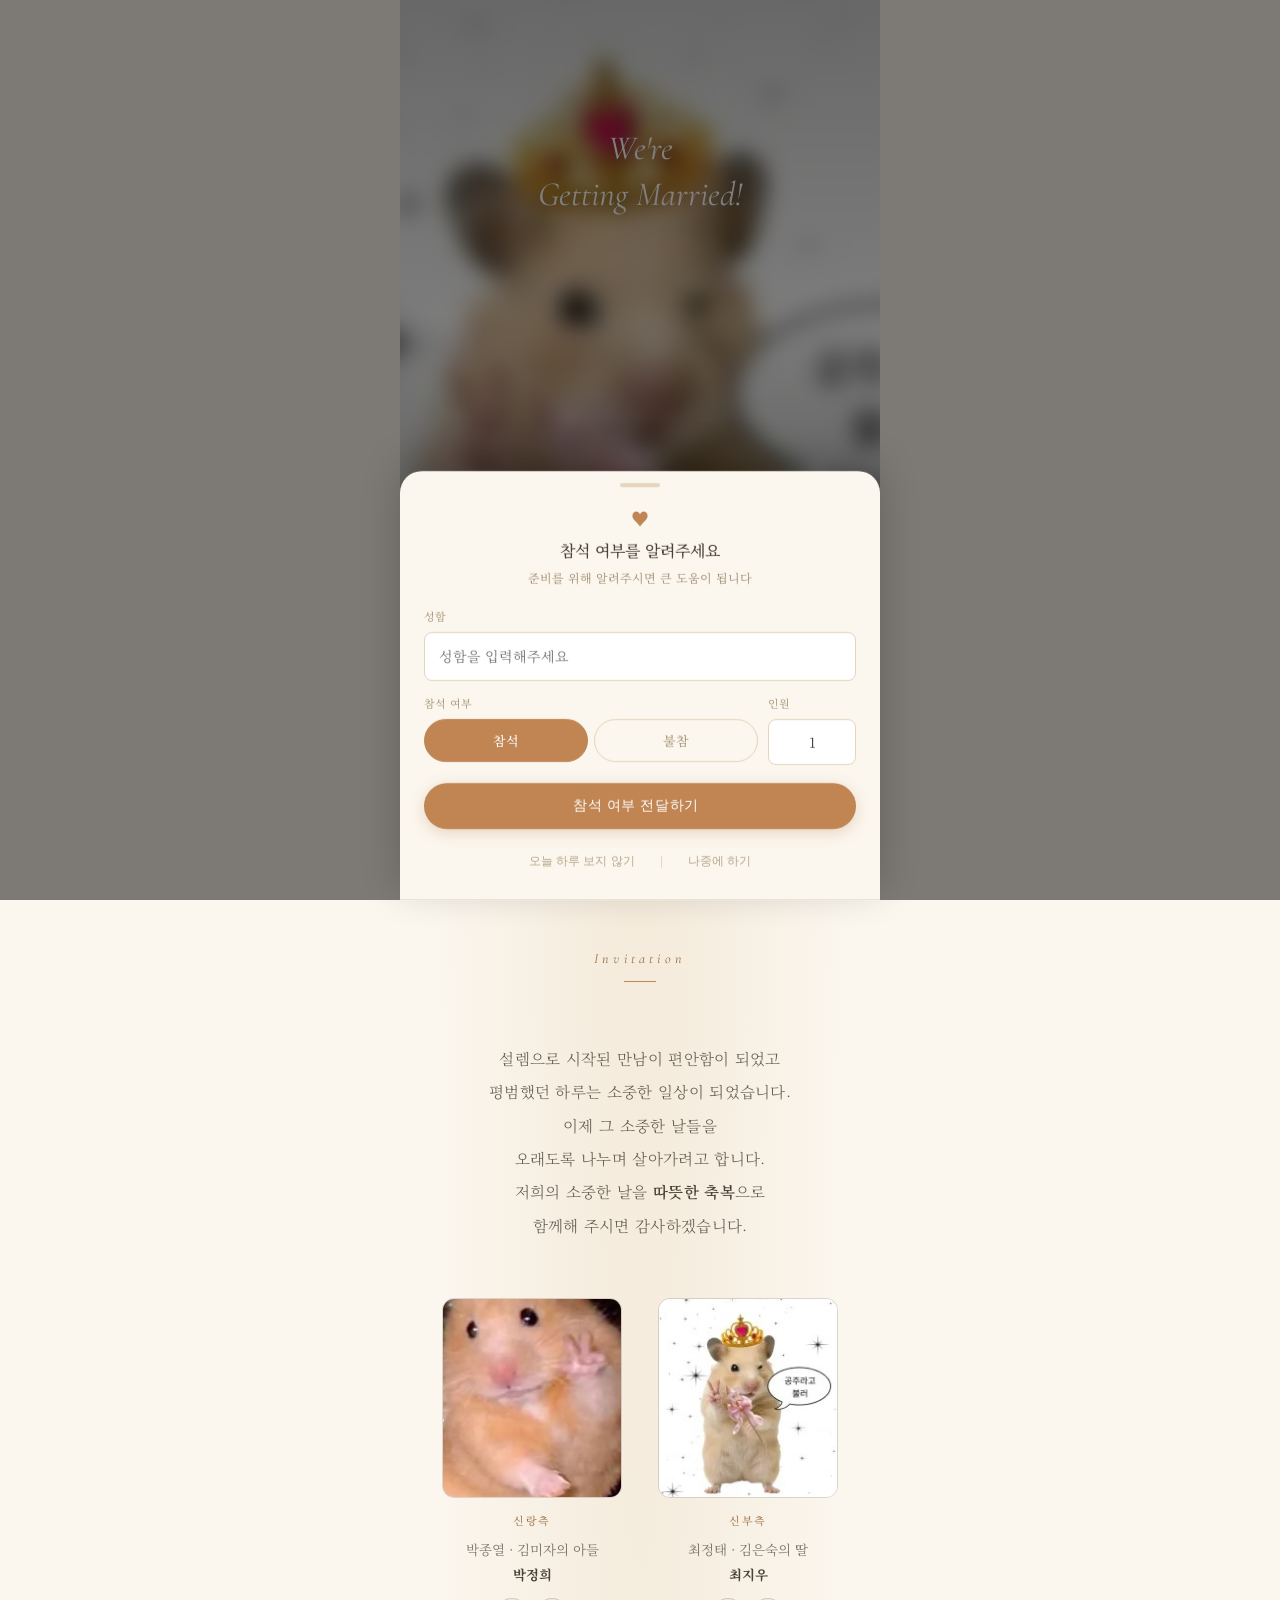
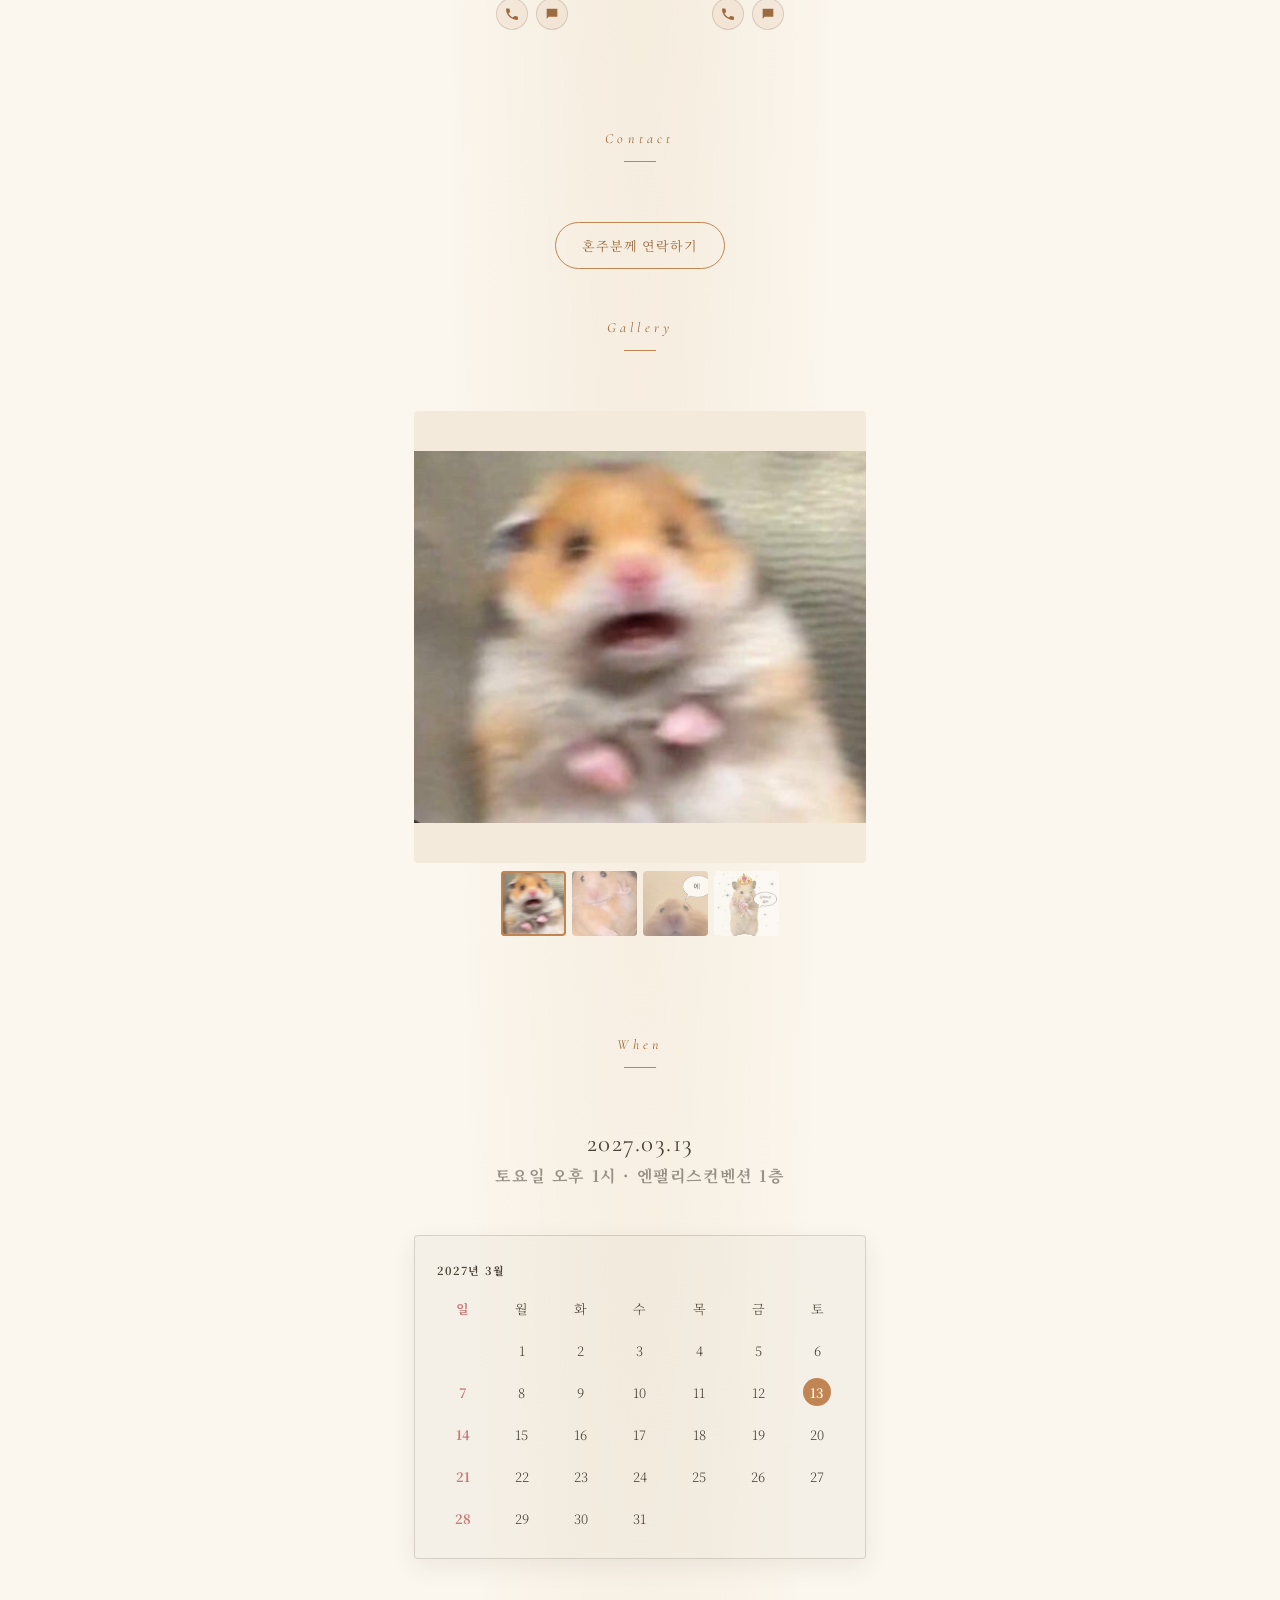
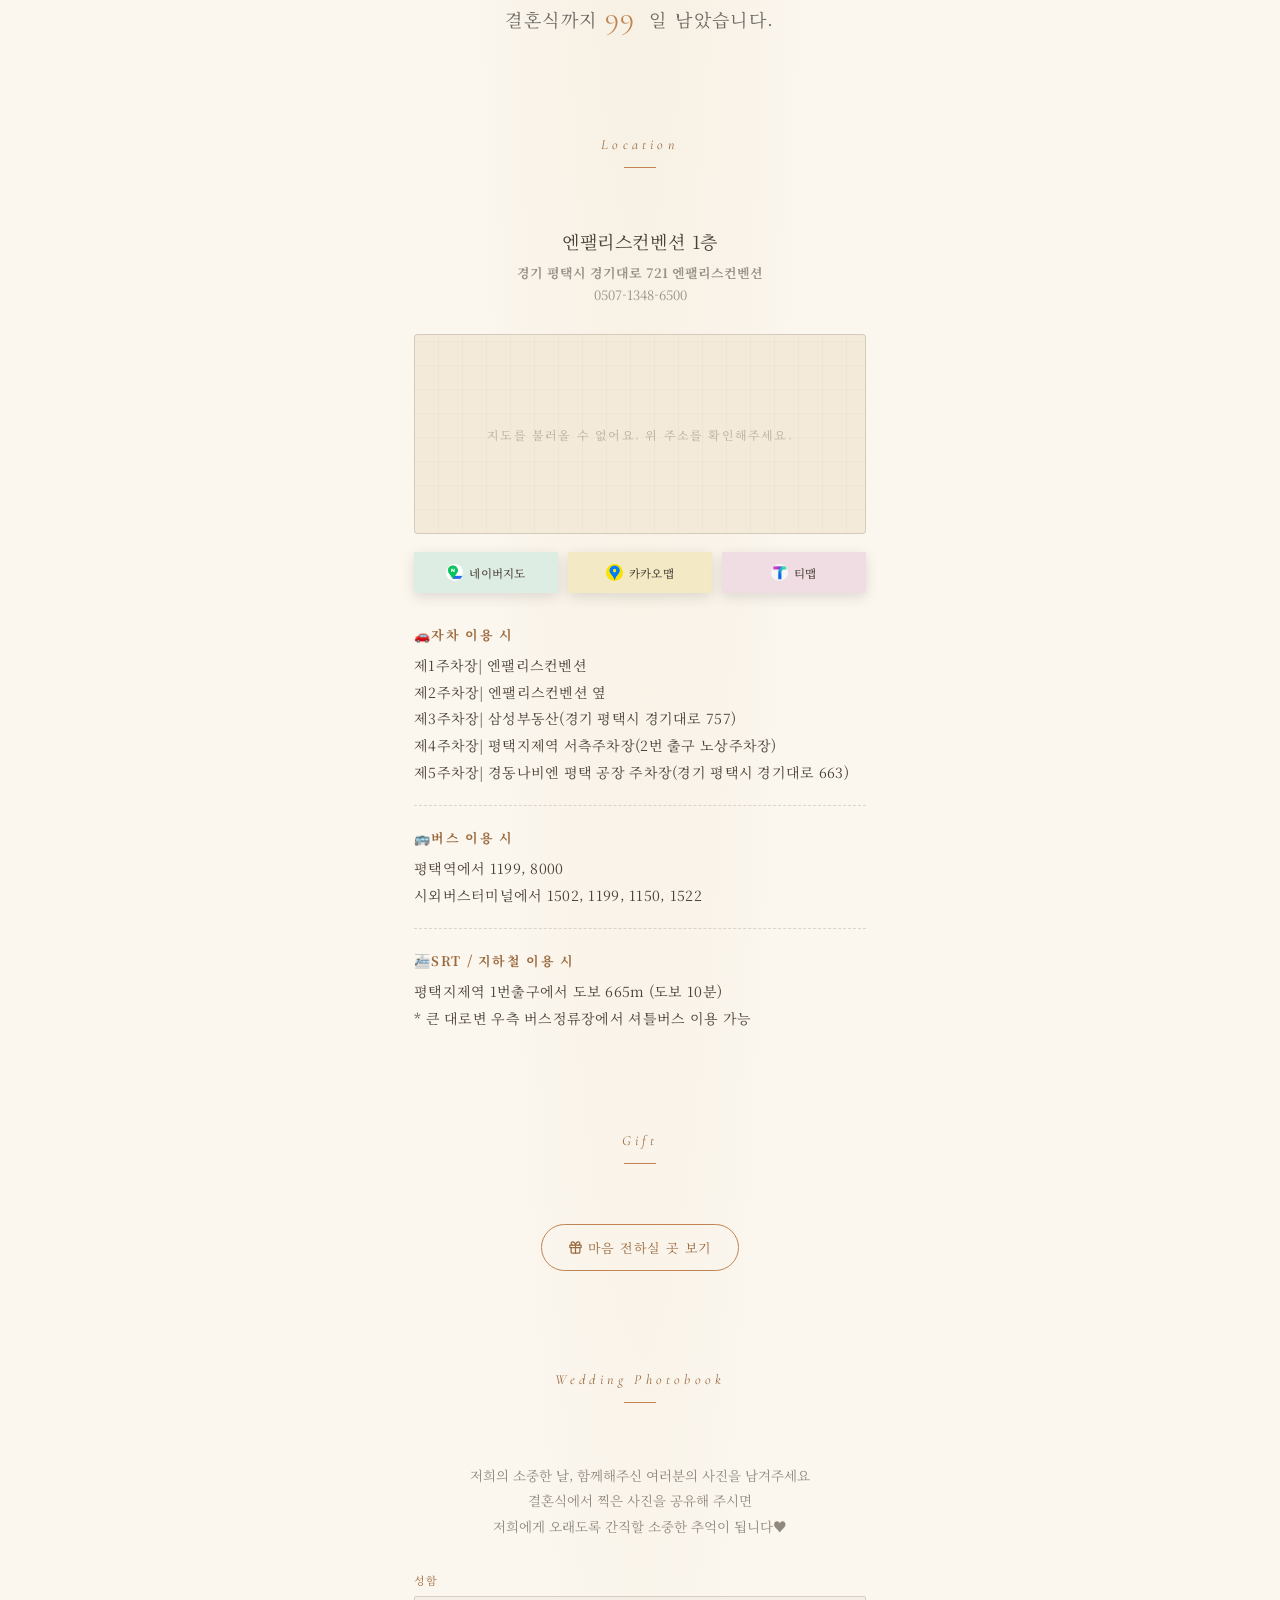
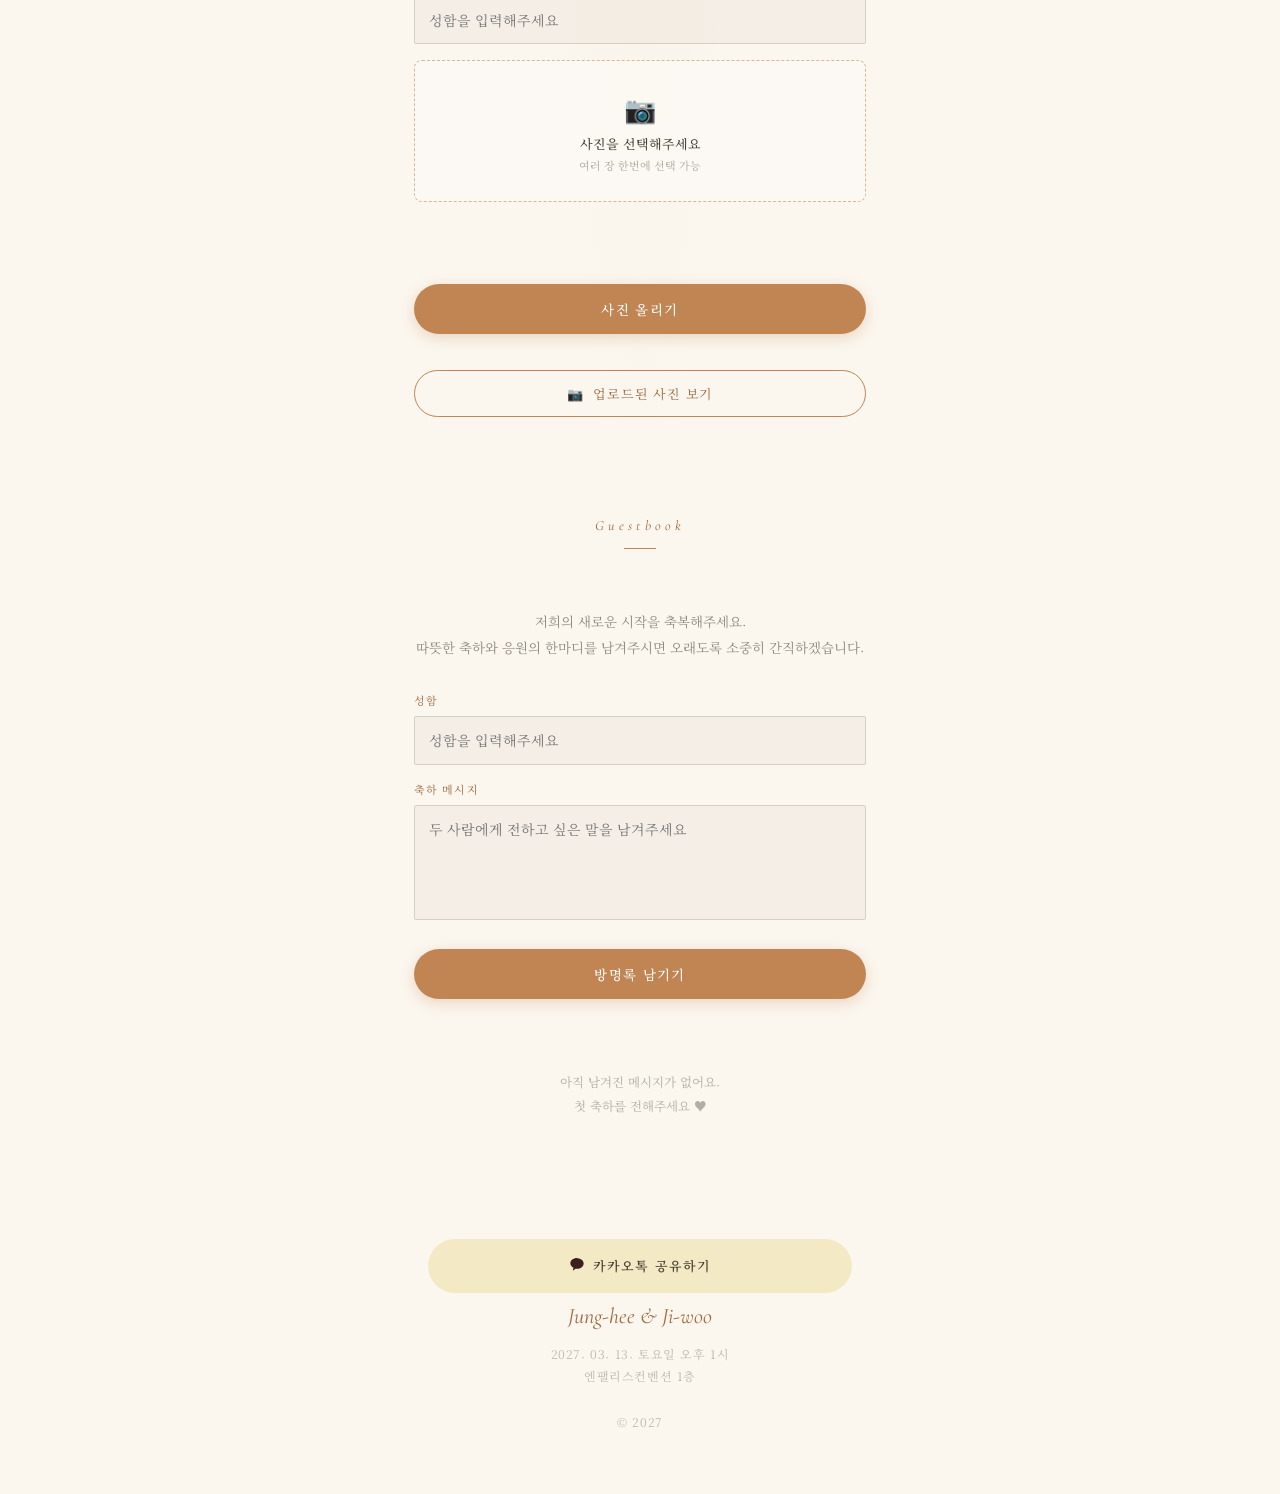
<file: index.html>
<!DOCTYPE html>
<html lang="ko">
<head>
<meta charset="UTF-8">
<meta name="viewport" content="width=device-width, initial-scale=1.0, maximum-scale=1.0, user-scalable=no">
<meta name="color-scheme" content="light only">
<meta name="theme-color" content="#fbf6ee">
<title>박정희 · 최지우 결혼합니다</title>
<link rel="preconnect" href="https://fonts.googleapis.com">
<link rel="preconnect" href="https://fonts.gstatic.com" crossorigin>
<link href="https://fonts.googleapis.com/css2?family=Cormorant+Garamond:ital,wght@0,400;0,500;1,400&family=Noto+Serif+KR:wght@300;400;500;600&display=swap" rel="stylesheet">
<link rel="stylesheet" href="style.css">
<meta property="og:title" content="박정희 · 최지우 결혼합니다">
<meta property="og:description" content="2027. 03. 13 토요일 오후 1시 엔팰리스컨벤션">
<meta property="og:image" content="https://ji0213.github.io/wedding_invitation/image/asd.png">
<meta property="og:url" content="https://ji0213.github.io/wedding_invitation/">
<meta property="og:type" content="website">
</head>
<body>
<div id="opening-screen">
  <div class="opening-content">
    <h1 id="typing-opening"></h1>
  </div>
</div>
<div id="rsvpPopup" class="rsvp-popup">
  <div class="rsvp-popup-inner">
    <div class="rsvp-sheet-handle"></div>
    <div class="rsvp-popup-icon">♥</div>
    <p class="rsvp-popup-title">참석 여부를 알려주세요</p>
    <p class="rsvp-popup-desc">준비를 위해 알려주시면 큰 도움이 됩니다</p>

    <form id="rsvpPopupForm" onsubmit="submitRSVP(event)">
      <div class="field">
        <label>성함</label>
        <input type="text" id="rsvpName" required placeholder="성함을 입력해주세요">
      </div>

      <div class="rsvp-row">
        <div class="field rsvp-row-attend">
          <label>참석 여부</label>
          <div class="attend-toggle">
            <input type="radio" name="attend" id="attendYes" value="참석" checked>
            <label for="attendYes">참석</label>
            <input type="radio" name="attend" id="attendNo" value="불참">
            <label for="attendNo">불참</label>
          </div>
        </div>
        <div class="field rsvp-row-count">
          <label>인원</label>
          <input type="number" id="rsvpCount" min="1" value="1">
        </div>
      </div>

      <button type="submit" class="rsvp-popup-btn" id="rsvpSubmitBtn">
        <span id="rsvpBtnText">참석 여부 전달하기</span>
        <span id="rsvpSpinner" class="btn-spinner" style="display: none;"></span>
      </button>
    </form>

    <div class="rsvp-popup-links">
      <button type="button" class="rsvp-popup-later" onclick="hideRsvpPopupToday()">오늘 하루 보지 않기</button>
      <span class="rsvp-popup-divider"></span>
      <button type="button" class="rsvp-popup-later" onclick="closeRsvpPopup()">나중에 하기</button>
    </div>
  </div>
</div>
<div id="main-content">
</div>

<div class="wrap">
  <div class="hero">
    <div class="hero-photo">
      <img src="image/asdf.jpg" alt="">
    </div>
    <div class="hero-overlay"></div>
    <div class="petals" aria-hidden="true">
      <span class="petal" style="left:4%; --size:8px; --dur:7.5s; --delay:0s; --sway:22px;"></span>
      <span class="petal" style="left:14%; --size:11px; --dur:9.2s; --delay:-2s; --sway:-30px;"></span>
      <span class="petal" style="left:23%; --size:7px; --dur:6.8s; --delay:-4s; --sway:18px;"></span>
      <span class="petal" style="left:33%; --size:10px; --dur:8.6s; --delay:-1.3s; --sway:-24px;"></span>
      <span class="petal" style="left:41%; --size:6px; --dur:7.1s; --delay:-5s; --sway:26px;"></span>
      <span class="petal" style="left:52%; --size:8px; --dur:9.8s; --delay:-0.6s; --sway:-16px;"></span>
      <span class="petal" style="left:61%; --size:15px; --dur:6.4s; --delay:-3s; --sway:20px;"></span>
      <span class="petal" style="left:69%; --size:7px; --dur:8.1s; --delay:-6s; --sway:-28px;"></span>
      <span class="petal" style="left:77%; --size:11px; --dur:7.7s; --delay:-2.8s; --sway:24px;"></span>
      <span class="petal" style="left:85%; --size:6px; --dur:9.4s; --delay:-4.5s; --sway:-18px;"></span>
      <span class="petal" style="left:91%; --size:9px; --dur:9.6s; --delay:-1.7s; --sway:16px;"></span>
      <span class="petal" style="left:8%; --size:8px; --dur:8.9s; --delay:-3.6s; --sway:-22px;"></span>
    </div>
    <div class="hero-eyebrow en">We're<br>Getting Married!</div>
    <div class="hero-bottom">
      <h1 class="hero-names en">박정희 <span class="amp">&amp;</span> 최지우</h1>
      <div class="hero-date">2027. 03. 13 토요일 오후 1시</div>
      <div class="hero-venue">엔팰리스컨벤션</div>
    </div>
    <div class="scroll-hint">
      <span>SCROLL</span>
      <span class="stem"></span>
    </div>
  </div>
  <section>
    <div class="kicker reveal">Invitation</div>
    <div class="divider reveal"></div>
    <p class="letter reveal">
        설렘으로 시작된 만남이 편안함이 되었고<br>
        평범했던 하루는 소중한 일상이 되었습니다.<br>
        이제 그 소중한 날들을<br>
        오래도록 나누며 살아가려고 합니다.<br>
        저희의 소중한 날을 <b>따뜻한 축복</b>으로<br>
        함께해 주시면 감사하겠습니다.
    </p>
    <div class="parents reveal">
      <div class="side">
        <img class = "side-photo" src="image/fgs.png" alt="">
        <div class="who">신랑측</div>
            박종열 · 김미자의 아들<br><b style="color:var(--ink)">박정희</b>
            <div class="groom-bride-btns">
            <a href="tel:01023736719" class="contact-btn" aria-label="전화"><svg viewBox="0 0 24 24"><path d="M6.6 10.8c1.4 2.8 3.8 5.1 6.6 6.6l2.2-2.2c.3-.3.7-.4 1-.2 1.1.4 2.3.6 3.5.6.6 0 1 .4 1 1V20c0 .6-.4 1-1 1C10.4 21 3 13.6 3 4.9c0-.6.4-1 1-1h3.5c.6 0 1 .4 1 1 0 1.2.2 2.4.6 3.5.1.4 0 .8-.2 1z"/></svg></a>
            <a href="sms:01023736719" class="contact-btn" aria-label="문자"><svg viewBox="0 0 24 24"><path d="M4 4h16v12H7l-3 3V4z"/></svg></a>
          </div>
      </div>
      <div class="side">
        <img class = "side-photo" src="image/asdf.jpg" alt="">
        <div class="who">신부측</div>
            최정태 · 김은숙의 딸<br><b style="color:var(--ink)">최지우</b>
            <div class="groom-bride-btns">
            <a href="tel:01039460229" class="contact-btn" aria-label="전화"><svg viewBox="0 0 24 24"><path d="M6.6 10.8c1.4 2.8 3.8 5.1 6.6 6.6l2.2-2.2c.3-.3.7-.4 1-.2 1.1.4 2.3.6 3.5.6.6 0 1 .4 1 1V20c0 .6-.4 1-1 1C10.4 21 3 13.6 3 4.9c0-.6.4-1 1-1h3.5c.6 0 1 .4 1 1 0 1.2.2 2.4.6 3.5.1.4 0 .8-.2 1z"/></svg></a>
            <a href="sms:01039460229" class="contact-btn" aria-label="문자"><svg viewBox="0 0 24 24"><path d="M4 4h16v12H7l-3 3V4z"/></svg></a>
          </div>
      </div>
    </div>
  </section>
  <section>
  <div class="kicker reveal">Contact</div>
  <div class="divider reveal"></div>
  <div class="gift-toggle reveal">
    <button class="gift-btn" onclick="toggleContact()">혼주분께 연락하기</button>
    <div class="gift-panel" id="contactPanel">
      <div class="acc-item">
        <div class="acc-who">신랑측</div>
        <div class="acc-num">
          <span>아버지 박종열</span>
          <div class="contact-btns">
            <a href="tel:01023576719" class="contact-btn" aria-label="전화"><svg viewBox="0 0 24 24"><path d="M6.6 10.8c1.4 2.8 3.8 5.1 6.6 6.6l2.2-2.2c.3-.3.7-.4 1-.2 1.1.4 2.3.6 3.5.6.6 0 1 .4 1 1V20c0 .6-.4 1-1 1C10.4 21 3 13.6 3 4.9c0-.6.4-1 1-1h3.5c.6 0 1 .4 1 1 0 1.2.2 2.4.6 3.5.1.4 0 .8-.2 1z"/></svg></a>
            <a href="sms:01023576719" class="contact-btn" aria-label="문자"><svg viewBox="0 0 24 24"><path d="M4 4h16v12H7l-3 3V4z"/></svg></a>
          </div>
        </div>
        <div class="acc-num">
          <span>어머니 김미자</span>
          <div class="contact-btns">
            <a href="tel:01023626719" class="contact-btn" aria-label="전화"><svg viewBox="0 0 24 24"><path d="M6.6 10.8c1.4 2.8 3.8 5.1 6.6 6.6l2.2-2.2c.3-.3.7-.4 1-.2 1.1.4 2.3.6 3.5.6.6 0 1 .4 1 1V20c0 .6-.4 1-1 1C10.4 21 3 13.6 3 4.9c0-.6.4-1 1-1h3.5c.6 0 1 .4 1 1 0 1.2.2 2.4.6 3.5.1.4 0 .8-.2 1z"/></svg></a>
            <a href="sms:01023626719" class="contact-btn" aria-label="문자"><svg viewBox="0 0 24 24"><path d="M4 4h16v12H7l-3 3V4z"/></svg></a>
          </div>
        </div>
      </div>
      <div class="acc-item">
        <div class="acc-who">신부측</div>
        <div class="acc-num">
          <span>아버지 최정태</span>
          <div class="contact-btns">
            <a href="tel:01083538206" class="contact-btn" aria-label="전화"><svg viewBox="0 0 24 24"><path d="M6.6 10.8c1.4 2.8 3.8 5.1 6.6 6.6l2.2-2.2c.3-.3.7-.4 1-.2 1.1.4 2.3.6 3.5.6.6 0 1 .4 1 1V20c0 .6-.4 1-1 1C10.4 21 3 13.6 3 4.9c0-.6.4-1 1-1h3.5c.6 0 1 .4 1 1 0 1.2.2 2.4.6 3.5.1.4 0 .8-.2 1z"/></svg></a>
            <a href="sms:01083538206" class="contact-btn" aria-label="문자"><svg viewBox="0 0 24 24"><path d="M4 4h16v12H7l-3 3V4z"/></svg></a>
          </div>
        </div>
        <div class="acc-num">
          <span>어머니 김은숙</span>
          <div class="contact-btns">
            <a href="tel:01080010877" class="contact-btn" aria-label="전화"><svg viewBox="0 0 24 24"><path d="M6.6 10.8c1.4 2.8 3.8 5.1 6.6 6.6l2.2-2.2c.3-.3.7-.4 1-.2 1.1.4 2.3.6 3.5.6.6 0 1 .4 1 1V20c0 .6-.4 1-1 1C10.4 21 3 13.6 3 4.9c0-.6.4-1 1-1h3.5c.6 0 1 .4 1 1 0 1.2.2 2.4.6 3.5.1.4 0 .8-.2 1z"/></svg></a>
            <a href="sms:01080010877" class="contact-btn" aria-label="문자"><svg viewBox="0 0 24 24"><path d="M4 4h16v12H7l-3 3V4z"/></svg></a>
          </div>
        </div>
      </div>
    </div>
  </div>
</section>
  <section style="padding-top:0;">
    <div class="kicker reveal">Gallery</div>
    <div class="divider reveal"></div>
    <div class="gallery reveal">
      <div class="gallery-main"><img id="galleryMain" src="image/asd.png" alt=""></div>
      <div class="gallery-thumbs" id="galleryThumbs">
        <img src="image/asd.png" class="active" alt="">
        <img src="image/fgs.png" alt="">
        <img src="image/wer.png" alt="">
        <img src="image/asdf.jpg" alt="">
      </div>
    </div>
  </section>
  <section>
    <div class="kicker reveal">When</div>
    <div class="divider reveal"></div>
    <div class="when-date reveal en">2027.03.13</div>
    <div class="when-day reveal"><b>토요일 오후 1시 · 엔팰리스컨벤션 1층</b></div>
    <div class="cal reveal">
      <div class="cal-head">
        <span>2027년 3월</span>
      </div>
      <div class="cal-grid">
          <span class="sun">일</span><span>월</span><span>화</span><span>수</span><span>목</span><span>금</span><span>토</span>
          <span></span><span>1</span><span>2</span><span>3</span><span>4</span><span>5</span><span>6</span>
          <span class="sun">7</span><span>8</span><span>9</span><span>10</span><span>11</span><span>12</span><span class="dday"><span>13</span></span>
          <span class="sun">14</span><span>15</span><span>16</span><span>17</span><span>18</span><span>19</span><span>20</span>
          <span class="sun">21</span><span>22</span><span>23</span><span>24</span><span>25</span><span>26</span><span>27</span>
          <span class="sun">28</span><span>29</span><span>30</span><span>31</span><span></span><span></span><span></span>
      </div>
    </div>
    <div class="countdown">
      <span id="d-day-before"></span>
      <span id="d-day-count" class="num">-</span>
      <span id="d-day-after"></span>
    </div>





  </section>
  <section>
    <div class="kicker reveal">Location</div>
    <div class="divider reveal"></div>
    <div class="venue-name reveal">엔팰리스컨벤션 1층</div>
    <div class="venue-addr reveal"><b>경기 평택시 경기대로 721 엔팰리스컨벤션</b><br>0507-1348-6500</div>
    <div class="map-box reveal" id="kakaoMap">지도를 불러오는 중...</div>
    <div class="map-links reveal">
      <a href="https://naver.me/xKEqr11L" target="_blank" class="map-link naver">
        <img src="image/naver.jpg" alt="" class="map-icon">네이버지도</a>
      <a href="https://place.map.kakao.com/2077737631" target="_blank" class="map-link kakao">
        <img src="image/kakao.jpg" alt="" class="map-icon">카카오맵</a>
       <a href="https://tmap.life/b684249c" target="_blank" class="map-link tmap">
        <img src="image/Tmap.jpg" alt="" class="map-icon">티맵</a>
    </div>
    <div class="transit reveal">
      <div class="transit-group">
        <div class="transit-label">🚗자차 이용 시</div>
        <div class="transit-body">
          제1주차장| 엔팰리스컨벤션<br>
          제2주차장| 엔팰리스컨벤션 옆<br>
          제3주차장| 삼성부동산(경기 평택시 경기대로 757)<br>
          제4주차장| 평택지제역 서측주차장(2번 출구 노상주차장)<br>
          제5주차장| 경동나비엔 평택 공장 주차장(경기 평택시 경기대로 663)
        </div>
      </div>
      <div class="transit-group">
        <div class="transit-label">🚌버스 이용 시</div>
        <div class="transit-body">
          평택역에서 1199, 8000<br>
          시외버스터미널에서 1502, 1199, 1150, 1522
        </div>
      </div>
      <div class="transit-group">
        <div class="transit-label">🚈SRT / 지하철 이용 시</div>
        <div class="transit-body">
          평택지제역 1번출구에서 도보 665m (도보 10분)<br>
          * 큰 대로변 우측 버스정류장에서 셔틀버스 이용 가능
        </div>
      </div>
    </div>
  </section>
  <section>
    <div class="kicker reveal">Gift</div>
    <div class="divider reveal"></div>
    <div class="gift-toggle reveal">
      <button class="gift-btn" onclick="toggleGift()">
        <svg viewBox="0 0 24 24" width="15" height="15" fill="none" stroke="currentColor" stroke-width="2" stroke-linecap="round" stroke-linejoin="round">
          <rect x="3" y="8" width="18" height="4"></rect>
          <path d="M12 8v13"></path>
          <path d="M19 12v7a2 2 0 0 1-2 2H7a2 2 0 0 1-2-2v-7"></path>
          <path d="M7.5 8a2.5 2.5 0 0 1 0-5C11 3 12 8 12 8"></path>
          <path d="M16.5 8a2.5 2.5 0 0 0 0-5C13 3 12 8 12 8"></path>
        </svg>&nbsp;마음 전하실 곳 보기</button>
      <div class="gift-panel" id="giftPanel">
        <div class="acc-item">
          <div class="acc-who">신랑측</div>
          <div class="acc-num">
            <span>기업은행 118-052821-02-012 박종열</span>
            <button class="copy-btn" onclick="copyNum(this,'11805282102012')">복사</button>
          </div>
          <div class="acc-num">
            <span>기업은행 587-018437-01-019 김미자</span>
            <button class="copy-btn" onclick="copyNum(this,'58701843701019')">복사</button>
          </div>
          <div class="acc-num">
            <span>기업은행 118-152544-01-014 박정희</span>
            <button class="copy-btn" onclick="copyNum(this,'11815254401014')">복사</button>
          </div>
        </div>
        <div class="acc-item">
          <div class="acc-who">신부측</div>
          <div class="acc-num">
            <span>국민은행 595101-01-021503 최정태</span>
            <button class="copy-btn" onclick="copyNum(this,'59510101021503')">복사</button>
          </div>
          <div class="acc-num">
            <span>국민은행 111301-01-040261 김은숙</span>
            <button class="copy-btn" onclick="copyNum(this,'11130101040261')">복사</button>
          </div>
          <div class="acc-num">
            <span>국민은행 595102-01-157528 최지우</span>
            <button class="copy-btn" onclick="copyNum(this,'59510201157528')">복사</button>
          </div>
        </div>
      </div>
    </div>
  </section>
  <section>
  <div class="kicker reveal">Wedding Photobook</div>
  <div class="divider reveal"></div>
  <p class="rsvp-desc reveal">저희의 소중한 날, 함께해주신 여러분의 사진을 남겨주세요<br>
    결혼식에서 찍은 사진을 공유해 주시면<br>
    저희에게 오래도록 간직할 소중한 추억이 됩니다♥
  </p>

  <form id="photoUploadForm" class="rsvp-form" onsubmit="uploadPhotos(event)">
      <div class="field">
        <label>성함</label>
        <input type="text" id="photoUploaderName" required placeholder="성함을 입력해주세요">
      </div>
    <div class="photo-dropzone" id="photoDropzone" onclick="document.getElementById('photoFiles').click()">
      <div class="photo-dropzone-icon">📷</div>
      <p class="photo-dropzone-title">사진을 선택해주세요</p>
      <p class="photo-dropzone-sub">여러 장 한번에 선택 가능</p>
      <input type="file" id="photoFiles" accept="image/*" multiple style="display:none;" onchange="renderPhotoPreviews()">
    </div>

    <div class="photo-preview-list" id="photoPreviewList"></div>

    <div class="photo-progress-wrap" id="photoProgressWrap" style="display:none;">
      <div class="photo-progress-bar"><div class="photo-progress-fill" id="photoProgressFill"></div></div>
      <p class="photo-progress-text" id="photoProgressText"></p>
    </div>

    <button type="submit" class="rsvp-submit" id="photoUploadBtn">사진 올리기</button>
    <a href="photos.html" class="gift-btn" style="display:flex; justify-content:center; text-decoration:none; margin-top:20px;">
  📷&nbsp;&nbsp;업로드된 사진 보기
    </a>

  </form>
</section>


  <section>
    <div class="kicker reveal">Guestbook</div>
    <div class="divider reveal"></div>
    <p class="rsvp-desc reveal">저희의 새로운 시작을 축복해주세요.<br>따뜻한 축하와 응원의 한마디를 남겨주시면 오래도록 소중히 간직하겠습니다.</p>
    <form class="rsvp-form reveal" id="gbForm" onsubmit="submitGuestbook(event)">
      <div class="field">
        <label>성함</label>
        <input type="text" id="gbName" required placeholder="성함을 입력해주세요">
      </div>
      <div class="field">
        <label>축하 메시지</label>
        <textarea id="gbMessage" required placeholder="두 사람에게 전하고 싶은 말을 남겨주세요" rows="4"></textarea>
      </div>
      <button type="submit" class="rsvp-submit">방명록 남기기</button>
    </form>
    <div class="gb-list reveal" id="gbList"></div>
    <button class="gift-btn" id="gbMoreBtn" style="display: none; margin: 20px auto 0;" onclick="showMoreGuestbook()">더보기</button>
    <p class="gb-empty" id="gbEmpty">아직 남겨진 메시지가 없어요.<br>첫 축하를 전해주세요 ♥</p>
  </section>

  <footer>
    <button class="share-btn kakao" onclick="shareKakao()">
      <span class="kakao-icon">
        <svg viewBox="0 0 24 24" width="16" height="16" fill="#3c1e1e">
          <path d="M12 3C6.48 3 2 6.58 2 11c0 2.86 1.9 5.36 4.76 6.8-.15.53-.96 3.38-.99 3.6 0 0-.02.16.08.22.1.06.22.02.22.02.29-.04 3.35-2.2 3.87-2.57.66.1 1.35.15 2.06.15 5.52 0 10-3.58 10-8s-4.48-8-10-8z"/>
        </svg>
      </span>카카오톡 공유하기</button>
    <div class="footer-mark en">Jung-hee &amp; Ji-woo</div>
    <div class="footer-note">
        2027. 03. 13. 토요일 오후 1시<br>
        엔팰리스컨벤션 1층<br><br>
        &copy; 2027
    </div>
  </footer>
</div>
<script>
  window.__GUESTBOOK_API_URL = 'https://script.google.com/macros/s/AKfycby1beDn5vTQ0fiydKPMQ534Rp4mTrJQYcNBj7MA48BGOhzmp4Y950NOMmecsOIqkoEP/exec';
  window.__RSVP_API_URL = 'https://script.google.com/macros/s/AKfycby1beDn5vTQ0fiydKPMQ534Rp4mTrJQYcNBj7MA48BGOhzmp4Y950NOMmecsOIqkoEP/exec';
  window.__PHOTO_API_URL = 'https://script.google.com/macros/s/AKfycby1beDn5vTQ0fiydKPMQ534Rp4mTrJQYcNBj7MA48BGOhzmp4Y950NOMmecsOIqkoEP/exec';
</script>
<script src="https://t1.kakaocdn.net/kakao_js_sdk/2.7.4/kakao.min.js"></script>
<script>
  window.__KAKAO_JS_KEY = '2fe07a242a9c0d0d443efabf6b81f72d';
  window.__VENUE_ADDRESS = '경기도 평택시 경기대로 721';
  window.__VENUE_NAME = '엔팰리스컨벤션';
</script>
<script>
  if(window.Kakao && !Kakao.isInitialized()){
    Kakao.init(window.__KAKAO_JS_KEY);
  }
</script>
<script
  src="https://dapi.kakao.com/v2/maps/sdk.js?appkey=2fe07a242a9c0d0d443efabf6b81f72d&autoload=false&libraries=services"
  onerror="console.warn('카카오맵 SDK 로드 실패')">
</script>
<script src="script.js"></script>
</body>
</html>
</file>
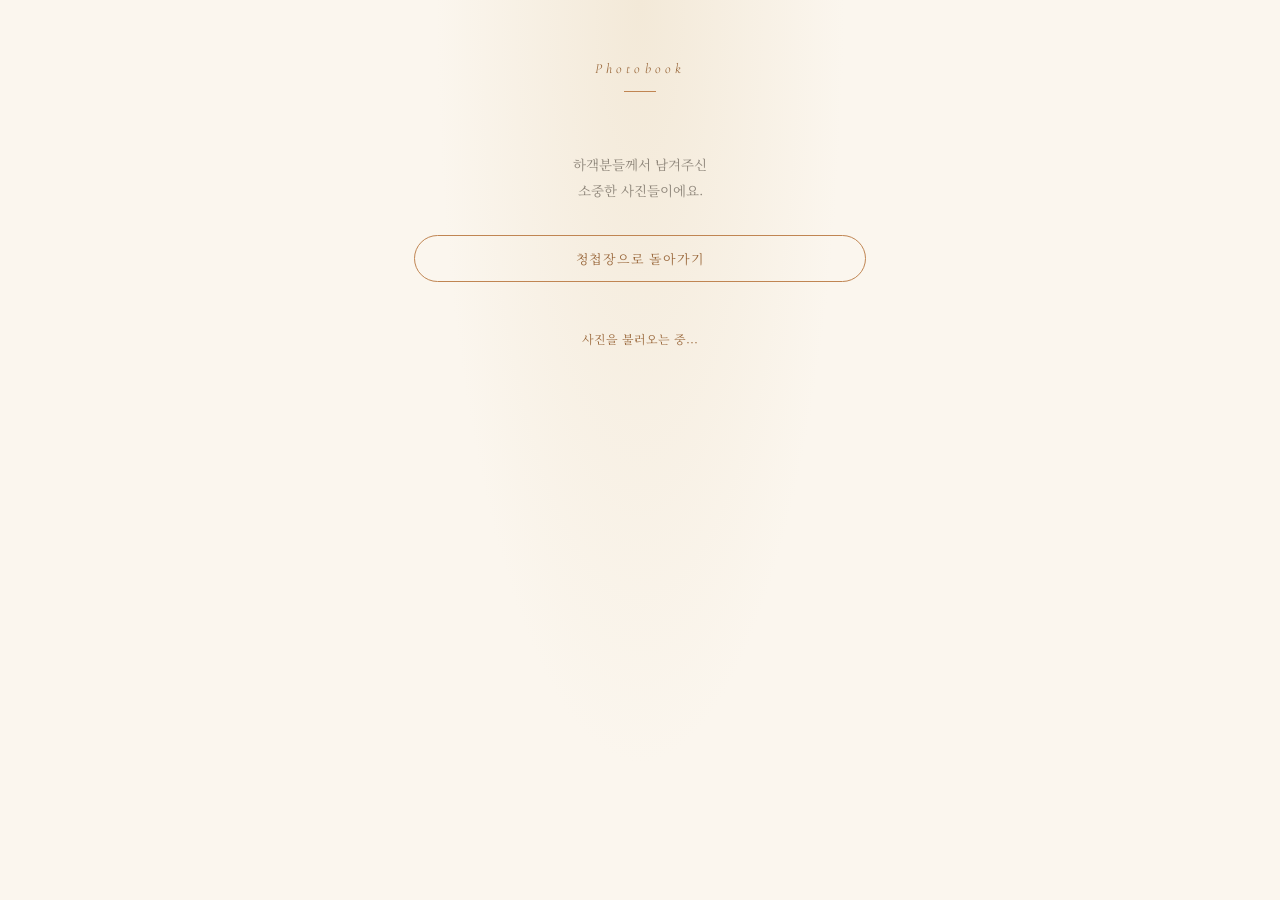
<file: photos.html>
<!DOCTYPE html>
<html lang="ko">
<head>
<meta charset="UTF-8">
<meta name="viewport" content="width=device-width, initial-scale=1.0, maximum-scale=1.0, user-scalable=no">
<meta name="color-scheme" content="light only">
<meta name="theme-color" content="#fbf6ee">
<title>정희 · 지우 사진첩</title>
<link rel="preconnect" href="https://fonts.googleapis.com">
<link rel="preconnect" href="https://fonts.gstatic.com" crossorigin>
<link href="https://fonts.googleapis.com/css2?family=Cormorant+Garamond:ital,wght@0,400;0,500;1,400&family=Noto+Serif+KR:wght@300;400;500;600&display=swap" rel="stylesheet">
<link rel="stylesheet" href="style.css">
</head>
<body>
<div class="wrap">
  <section style="padding-top:60px;">
    <div class="kicker reveal in">Photobook</div>
    <div class="divider reveal in"></div>
    <p class="rsvp-desc reveal in">하객분들께서 남겨주신<br>소중한 사진들이에요.</p>
    <a href="index.html?skip=1" class="gift-btn" style="display: flex; justify-content: center; text-decoration: none; margin-bottom: 24px;">
        청첩장으로 돌아가기
    </a>
    <div class="photo-gallery-grid" id="photoGalleryGrid"></div>
    <p id="photoLoadingText" style="text-align:center; font-size:12px; color:var(--apricot-soft); margin:24px 0;">사진을 불러오는 중...</p>
    <p class="gb-empty" id="photoGalleryEmpty" style="display:none;">아직 업로드된 사진이 없어요.</p>
  </section>
</div>

<script>
  window.__PHOTO_API_URL = 'https://script.google.com/macros/s/AKfycby1beDn5vTQ0fiydKPMQ534Rp4mTrJQYcNBj7MA48BGOhzmp4Y950NOMmecsOIqkoEP/exec';
</script>
<script src="photos.js"></script>
</body>
</html>
</file>
<file: style.css>
:root{
  --ink: #4a4137;
  --ink-soft: #6b6055;
  --paper: #ffffff;
  --apricot: #c08552;
  --apricot-soft: #9c6b3f;
  --line: rgba(74,65,55,0.18);
  --bg: #fbf6ee;
  --bg-deep: #f3e9d8;
  --card: rgba(255,255,255,0.55);
  --shadow: 0 8px 24px rgba(74,65,55,0.08);
  color-scheme: light;
}
html, body{
  overscroll-behavior-y: none;
}
*{ margin:0; padding:0; box-sizing:border-box; -webkit-tap-highlight-color:transparent; }
html,body{ background:var(--bg); }
body{
  font-family:'Noto Serif KR', serif;
  color:var(--ink);
  overflow-x:hidden;
}
#opening-screen {
  position: fixed;
  top: 0;
  left: 0;
  height: 100%;
  height: 100dvh;
  width: 100%;
  height: 100vh;
  background-color: rgba(17, 17, 17, 0.85);
  backdrop-filter: blur(5px);
  -webkit-backdrop-filter: blur(5px);
  animation: openingFailsafe 0s linear 8s forwards;
  display: flex;
  justify-content: center;
  align-items: center;
  text-align: center;
  z-index: 99999;
  transition: opacity 1s ease-in-out, visibility 1s;
}
@keyframes openingFailsafe {
  to {
    opacity: 0;
    visibility: hidden;
    pointer-events: none;
  }
}
#typing-opening {
  color: #ffffff;
  font-size: 22px;
  font-weight: 300;
  letter-spacing: 1px;
  white-space: nowrap;
  padding-right: 3px;
  border-right: 2px solid #ffffff;
  animation: blink 0.6s step-end infinite;
}


#typing-opening::after {
  display: none !important;
}

@keyframes blink {
  from, to { border-color: transparent }
  50% { border-color: #ffffff; }
}


#opening-screen.fade-out {
  opacity: 0;
  visibility: hidden;
}

.en{ font-family:'Cormorant Garamond', serif; }
.wrap{
  max-width:480px;
  margin:0 auto;
  position:relative;
  min-height:100vh;
  background:
    radial-gradient(ellipse at 50% 0%, var(--bg-deep) 0%, var(--bg) 60%);
}


.hero{
  height: var(--hero-vh,100vh);
  position: relative;
  overflow: hidden;
  text-align: center;
  opacity: 0;
  animation: fadeIn 1.6s ease forwards;
}
@keyframes fadeIn{ to{ opacity: 1; } }
.hero-photo{
  position: absolute;
  inset :0;
}
.hero-photo img{
  width: 100%;
  height: 100%;
  object-fit: cover;
  display: block;
  filter: blur(10px);
  transform: scale(1.08);
}
.hero-overlay{
  position: absolute;
  inset: 0;
  background: linear-gradient(to bottom, rgba(0,0,0,0.18) 0%, rgba(0,0,0,0.02) 35%, rgba(0,0,0,0.6) 100%);
  z-index: 1;
}
.petals{
  position: absolute;
  inset: 0;
  overflow: hidden;
  z-index: 1;
  pointer-events: none;
}
.petal{
  position: absolute;
  top: -8%;
  width: var(--size);
  height: var(--size);
  background :radial-gradient(circle at 30% 30%, #ffe3ea, #ffb6c9);
  border-radius: 50% 0 50% 50%;
  opacity: 0;
  animation: petalFall var(--dur) ease-in-out var(--delay) infinite;
}
@keyframes petalFall{
  0%{
    transform: translate(0,0) rotate(0deg);
    opacity: 0;
  }
  8%{opacity: 0.9;}
  25%{transform: translate(calc(var(--sway)*0.6),25vh)rotate(90deg);}
  50%{transform: translate(calc(var(--sway)*-0.8),50vh)rotate(180deg);}
  75%{transform: translate(calc(var(--sway)*0.5),75vh)rotate(270deg);}
  92%{opacity: 0.8;}
  100%{
    transform: translate(0,110vh) rotate(360deg);
    opacity: 0;
}
}
.hero-eyebrow{
  position: absolute;
  top: 14%;
  left: 0;
  right: 0;
  font-family: 'Cormorant Garamond', serif;
  font-style: italic;
  font-size: 34px;
  line-height: 1.35;
  color:#fff;
  text-shadow: 0 2px 14px rgba(0,0,0,0.3);
  z-index: 2;
  opacity: 0;
  animation: rise 1s ease 0.4s forwards;
}
.hero-bottom{
  position: absolute;
  bottom: 16%;
  left: 0;
  right: 0;
  z-index: 2;
  opacity: 0;
  animation: rise 1s ease 0.8s forwards;
}
.hero-names{
  font-family: 'Cormorant Garamond', serif;
  font-size: 26px;
  letter-spacing: 0.03em;
  color: #fff;
  text-shadow: 0 2px 10px rgba(0,0,0,0.35);
  margin-bottom: 14px;
}
.hero-names .amp{
  font-style: italic;
  margin: 0 10px;
  color: #fff; }
.hero-date{
  font-size: 14px;
  letter-spacing: 0.15em;
  color: rgba(255,255,255,0.9);
  margin-bottom: 6px;
}
.hero-venue{
  font-size: 12px;
  letter-spacing: 0.1em;
  color: rgba(255,255,255,0.7);
}
@keyframes rise{
  from{
    opacity: 0;
    transform: translateY(14px);
  }
  to{
    opacity: 1;
    transform: translateY(0);
  }
}
.scroll-hint{
  position: absolute;
  bottom: 24px;
  left: 50%;
  transform: translateX(-50%);
  font-size: 11px;
  letter-spacing: 0.2em;
  color: rgba(255,255,255,0.75);
  display: flex;
  flex-direction: column;
  align-items: center;
  gap: 8px;
  z-index: 2;
}
.scroll-hint .stem{
  width: 1px;
  height: 26px;
  background: linear-gradient(to bottom, rgba(255,255,255,0.75), transparent);
  animation: stemPulse 2s ease-in-out infinite;
}
@keyframes stemPulse{
  0%,100%{ opacity:0.3; }
  50%{ opacity:1; }
}

section{
  padding: 50px 14px;
  position: relative;
}
.reveal{
  opacity: 0;
  transform: translateY(24px);
  transition: opacity 0.9s ease, transform 0.9s ease;
}
.reveal.in{
  opacity: 1;
  transform: translateY(0);
}
.kicker{
  font-family: 'Cormorant Garamond', serif;
  font-style: italic;
  font-size: 14px;
  letter-spacing: 0.3em;
  color: var(--apricot-soft);
  text-align: center;
  margin-bottom: 14px;
}
.divider{
  width: 32px;
  height: 1px;
  background: var(--apricot);
  margin: 0 auto 60px;
  opacity: 0.6;
}
.letter{
  text-align: center;
  font-size: 15.5px;
  line-height: 2.15;
  color: rgba(74,65,55,0.85);
  letter-spacing: 0.02em;
  font-weight: 300;
}
.letter b{
  color: var(--ink);
  font-weight: 600;
}
.parents{
  margin-top: 56px;
  display: flex;
  justify-content: center;
  gap: 36px;
  font-size: 13.5px;
  line-height:1.9;
  color:rgba(74,65,55,0.7);
}
.side-photo{
  width: 180px;
  height: 200px;
  border-radius: 12px;
  object-fit: cover;
  display: block;
  margin: 0 auto 12px;
  border: 1px solid var(--line);
}
.parents .side{ text-align:center; }
.parents .who{
  font-size:11px;
  letter-spacing:0.15em;
  color:var(--apricot-soft);
  margin-bottom:6px;
}
.groom-bride-btns{
  display:flex;
  gap: 8px;
  justify-content:center;
  margin-top: 10px;
}
.accordion-container {
  width: 100%;
  max-width: 400px;
  margin: 10px auto;
  padding: 0 20px;
  box-sizing: border-box;
}

.accordion-header {
  width: 100%;
  background-color: #fcfcfc;
  border: 1px solid #eaeaea;
  padding: 14px 18px;
  font-size: 14px;
  font-weight: 300;
  color: #555555;
  display: flex;
  justify-content: space-between;
  align-items: center;
  cursor: pointer;
  border-radius: 3px;
  letter-spacing: 0.5px;
  transition: background 0.2s ease;
}

.accordion-header:active {
  background-color: #f5f5f5;
}

.accordion-header .arrow-icon {
  font-size: 11px;
  color: #b2b2b2;
  transition: transform 0.3s ease;
}
.accordion-header.active .arrow-icon {
  transform: rotate(180deg);
}
.accordion-content {
  max-height: 0;
  overflow: hidden;
  transition: max-height 0.3s cubic-bezier(0.4, 0, 0.2, 1);
  background-color: #ffffff;
  border-left: 1px solid #eaeaea;
  border-right: 1px solid #eaeaea;
  border-bottom: 1px solid #eaeaea;
  border-bottom-left-radius: 3px;
  border-bottom-right-radius: 3px;
}

.accordion-inner {
  padding: 18px 20px 10px 20px;
}
.contact-btns{
  display:flex;
  gap:8px;
  flex-shrink:0;
  margin-left:10px;
}
.contact-btn{
  width:32px;
  height:32px;
  display:flex;
  align-items:center;
  justify-content:center;
  border-radius:50%;
  background: rgba(214,154,114,0.12);
  border:1px solid var(--line);
  color:var(--apricot-soft);
  text-decoration:none;
  transition: background 0.2s ease, color 0.2s ease;
}
.contact-btn:active{
  background: var(--apricot);
  color:#fff;
}
.contact-btn svg{
  width:16px;
  height:16px;
  fill:currentColor;
}

.contact-box {
  margin-bottom: 20px;
}
.contact-box:last-child {
  margin-bottom: 5px;
}
.side-title {
  font-size: 12px;
  font-weight: 300;
  color: #9a9a9a;
  margin-bottom: 10px;
  text-align: left;
  letter-spacing: 0.5px;
}

.contact-row {
  display: flex;
  justify-content: space-between;
  align-items: center;
  padding: 8px 0;
  border-bottom: 1px solid #f9f9f9;
}
.contact-row:last-child {
  border-bottom: none;
}

.relation-name {
  font-size: 14px;
  font-weight: 300;
  color: #666666;
}
.parent-name {
  font-weight: 400;
  color: #444444;
  margin-left: 6px;
}

.action-buttons {
  display: flex;
  gap: 5px;
}
.btn-action {
  display: inline-block;
  padding: 5px 12px;
  font-size: 12px;
  font-weight: 300;
  color: #666666;
  text-decoration: none;
  background-color: #ffffff;
  border: 1px solid #e2e2e2;
  border-radius: 2px;
  transition: all 0.2s ease;
}
.btn-action:active {
  background-color: #f7f7f7;
  border-color: #d5d5d5;
}

.gallery-main{
  position: relative;
  aspect-ratio: 1/1;
  max-height: 75vh;
  border-radius:4px;
  overflow:hidden;
  background: #f3eadc;
  touch-action:pan-y;
}
.gallery-main img{
  position: absolute;
  inset: 0;
  width: 100%;
  height: 100%;
  object-fit: contain;
  display: block;
  transition: opacity 0.15s ease;
}
.gallery-thumbs{
  position:relative;
  display:flex;
  justify-content: safe center;
  gap:6px;
  margin-top:8px;
  overflow-x:auto;
  -webkit-overflow-scrolling:touch;
  scrollbar-width:none;
}
.gallery-thumbs::-webkit-scrollbar{ display:none; }
.gallery-thumbs img{
  flex:0 0 65px;
  width: 65px;
  height: 65px;
  object-fit:cover;
  display:block;
  border-radius:4px;
  opacity:0.5;
  cursor:pointer;
  transition:opacity 0.2s ease;
}
.gallery-thumbs img.active{
  opacity:1;
  outline:2px solid var(--apricot);
  outline-offset:-2px;
}
.lightbox{
  position: fixed;
  inset : 0;
  background: rgba(20,16,12,0.94);
  z-index: 1000;
  opacity: 0;
  visibility: hidden;
  transition: opacity 0.3s ease;
  display: flex;
  align-items: center;
}
.lightbox.open{
  opacity: 1;
  visibility: visible;
}
.lb-track{
  display: flex;
  width: 100%;
  height: 100%;
  will-change: transform;
  cursor: grab;
}
.lb-track.active{cursor: grabbing;}
.lb-slide{
  flex: 0 0 100%;
  width: 100%;
  height: 100%;
  display: flex;
  align-items: center;
  justify-content: center;
  padding: 24px;
}
.lb-slide img{
  max-width: 100%;
  max-height: 100%;
  width: auto;
  object-fit: contain;
  pointer-events: none;
  -webkit-user-select: none;
  user-select: none;
  border-radius: 2px;
}
.lb-close{
  position: absolute;
  top: 20px;
  right: 20px;
  width: 40px;
  height: 40px;
  border: none;
  background: rgba(255,255,255,0.1);
  color:#fff;
  font-size: 26px;
  line-height: 1;
  border-radius: 50%;
  display: flex;
  align-items: center;
  justify-content: center;
  cursor: pointer;
  z-index: 1001;
}
.lb-close:active{
  background: rgba(255,255,255,0.2);
}
.when-date{
  text-align:center;
  font-family:'Cormorant Garamond', serif;
  font-size:25px;
  letter-spacing:0.06em;
  color:var(--ink);
  margin-bottom:6px;
}
.when-day{
  text-align:center;
  font-size:16px;
  color:rgba(74,65,55,0.55);
  letter-spacing:0.1em;
  margin-bottom:48px;
}
.cal{
  background:rgba(74,65,55,0.03);
  border:1px solid var(--line);
  border-radius:4px;
  padding:26px 18px;
}
.cal-head{
  display:flex;
  justify-content:space-between;
  font-size:11px;
  font-weight: 700;
  color:var(--ink);
  letter-spacing:0.1em;
  padding:0 4px 16px;
}
.cal-grid{
  display:grid;
  grid-template-columns:repeat(7,1fr);
  row-gap:14px;
  text-align:center;
  font-size:13px;
  color:var(--ink);
  font-weight:300;
  justify-items: center;
}
.cal-grid>*{
  width: 100%;
  min-width: 0;
  display: flex;
  align-items: center;
  justify-content: center;
  height: 28px;
}
.cal-grid .sun{
  color:#c97a7a;
  font-weight: 700;
}
.cal-grid .dday{
  position:relative;
  color:var(--ink);
  font-weight:600;
}
.cal-grid .dday span{
  display:inline-flex;
  align-items:center;
  justify-content:center;
  width:28px; height:28px;
  background:var(--apricot);
  color:#fff;
  border-radius:50%;
}
.countdown{
  margin-top:40px;
  text-align:center;
  font-size:18px;
  letter-spacing:0.08em;
  color:rgba(17, 15, 13, 0.6);
}
.countdown .num{
  font-family:'Cormorant Garamond', serif;
  font-size:30px;
  color:var(--apricot);
  margin-right:6px;
}
.venue-name{
  text-align:center;
  font-size:18px;
  color:var(--ink);
  margin-bottom:8px;
  letter-spacing:0.03em;
}
.venue-addr{
  text-align:center;
  font-size:13px;
  color:rgba(74,65,55,0.55);
  margin-bottom:28px;
  line-height:1.7;
}
.map-box{
  height:200px;
  border-radius:4px;
  overflow: hidden;
  background:
    repeating-linear-gradient(0deg, transparent, transparent 23px, rgba(74,65,55,0.06) 24px),
    repeating-linear-gradient(90deg, transparent, transparent 23px, rgba(74,65,55,0.06) 24px),
    #f3ead9;
  border:1px solid var(--line);
  display:flex;
  align-items:center;
  justify-content:center;
  color:rgba(74,65,55,0.35);
  font-size:12px;
  letter-spacing:0.1em;
  margin-bottom:18px;
  position: relative;
}
.map-label{
  background: #fff;
  color: var(--ink);
  font-size: 13px;
  font-weight: 700;
  letter-spacing: 0.02em;
  padding: 4px 9px;
  border-radius: 14px;
  box-shadow: 0 2px 10px rgba(0,0,0,0.18);
  white-space: nowrap;
}
.map-links{
  display:flex;
  gap:10px;
}
.map-link{
  flex: 1;
  display: flex;
  align-items: center;
  justify-content: center;
  gap: 6px;
  padding: 12px 6px;
  white-space: nowrap;
  overflow: hidden;
  border: none;
  color: var(--ink);
  text-decoration: none;
  font-size: 11.5px;
  letter-spacing: 0.02em;
  font-weight: 500;
  box-shadow: 0 4px 14px rgba(0,0,0,0.12);
  transition: transform 0.15s ease, box-shadow 0.15s ease;
}
.map-link:active{
  transform: scale(0.96);
}
.map-link.naver{background: #DDEDE4;}
.map-link.kakao{background: #F3EAC5;}
.map-link.tmap{background: #F0DDE3;}
.map-icon{
  width: 17px;
  height: 17px;
  border-radius: 50%;
  object-fit: cover;
  flex-shrink: 0;
}

.transit{
  margin-top:32px;
  display: flex;
  flex-direction: column;
  gap: 22px;
}
.transit-group{
  padding-bottom: 20px;
  border-bottom: 1px dashed var(--line);
}
.transit-group:last-child{
  border-bottom: none;
  padding-bottom: 0;
}
.transit-label{
  font-size: 13px;
  letter-spacing: 0.1em;
  color: var(--apricot-soft);
  font-weight: 700;
  margin-bottom: 8px;
}
.transit-body{
  font-size: 14px;
  line-height: 1.9;
  color: var(--ink);
  letter-spacing: 0.02em;
}
.transit-note{
  display: inline-block;
  margin-top: 4px;
  font-size: 11.5px;
  color: rgba(74, 65, 55, 0.4);
}
.gift-toggle{
  text-align:center;
}
.gift-btn{
  display:inline-flex;
  background:none;
  align-items: center;
  border:1px solid var(--apricot);
  color:var(--apricot-soft);
  padding:13px 26px;
  font-size:13px;
  letter-spacing:0.06em;
  border-radius:30px;
  font-family:'Noto Serif KR', serif;
  cursor:pointer;
}
.gift-panel{
  max-height:0;
  overflow:hidden;
  transition:max-height 0.4s ease, margin-top 0.4s ease;
}
.gift-panel.open{ max-height:600px; margin-top:24px; }
.acc-item{
  background: rgb(255, 255, 255, 0.6);
  border: none;
  border-left: 3px solid var(--apricot);
  border-radius: 2px;
  padding:16px 18px;
  font-size:13px;
  margin-bottom: 10px;
}
.acc-item:last-child{ margin-bottom: 0; }
.acc-item, .gb-card, .cal{
  box-shadow: var(--shadow);
}
.acc-who{
  color:var(--apricot-soft);
  font-size:12px;
  font-weight: 600;
  letter-spacing:0.08em;
  margin-bottom:4px;
}
.acc-num{
  display:flex;
  justify-content:space-between;
  align-items:center;
  color:var(--ink);
  font-size: 14px;
  font-weight: 500;
}
.acc-num + .acc-num{
    margin-top: 12px;
    padding-top: 12px;
    border-top: 1px dashed var(--line);
}
.copy-btn{
  background: rgba(214,154,114,0.12);
  border:1px solid var(--line);
  color:var(--apricot-soft);
  font-size:12px;
  letter-spacing:0.05em;
  cursor:pointer;
  padding:6px 12px;
  border-radius: 20px;
  flex-shrink: 0;
  margin-left: 10px;
  transition: background 0.2s ease, color 0.2s ease;
}
.copy-btn:active{
  background: var(--apricot);
  color: #fff;
}
.copy-btn.copied{
  background: var(--apricot);
  color:#fff;
  border-color: var(--apricot);
}
.rsvp-desc{
  text-align:center;
  font-size:13.5px;
  color:rgba(74,65,55,0.6);
  line-height:1.9;
  margin-bottom:32px;
}
.rsvp-form{
  display:flex;
  flex-direction:column;
  gap:16px;
}
.field label{
  display:block;
  font-size:11px;
  letter-spacing:0.1em;
  color:var(--apricot-soft);
  margin-bottom:8px;
}
.field input, .field select, .field textarea{
  width:100%;
  background:rgba(74,65,55,0.04);
  border:1px solid var(--line);
  border-radius:2px;
  padding:12px 14px;
  color:var(--ink);
  font-size:14px;
  font-family:'Noto Serif KR', serif;
  resize:none;
  line-height:1.6;
}
.field select{ appearance:none; }
.rsvp-submit{
  margin-top:8px;
  background:var(--apricot);
  color:#fff;
  border:none;
  padding:15px;
  font-size:13.5px;
  letter-spacing:0.1em;
  border-radius:30px;
  font-family:'Noto Serif KR', serif;
  font-weight:500;
  cursor:pointer;
  box-shadow: 0px 4px 14px rgba(192,133,82, 0.28);
}
.rsvp-submit:active{ opacity:0.85; }
.gb-list{
  margin-top:36px;
  display:flex;
  flex-direction:column;
  gap:12px;
}
.gb-card{
  background:rgba(255,255,255,0.6);
  border:1px solid var(--line);
  border-radius:4px;
  padding:18px 20px;
  animation:cardIn 0.5s ease;
}
@keyframes cardIn{
  from{ opacity:0; transform:translateY(8px); }
  to{ opacity:1; transform:translateY(0); }
}
.gb-card-head{
  display:flex;
  justify-content:space-between;
  align-items:baseline;
  margin-bottom:8px;
}
.gb-card-name{
  font-size:13.5px;
  color:var(--ink);
  font-weight:600;
  letter-spacing:0.02em;
}
.gb-card-time{
  font-size:10.5px;
  color:rgba(74,65,55,0.4);
  letter-spacing:0.04em;
}
.gb-card-msg{
  font-size:13px;
  line-height:1.8;
  color:rgba(74,65,55,0.8);
  white-space:pre-wrap;
  word-break:break-word;
}
.gb-empty{
  margin-top:36px;
  text-align:center;
  font-size:12.5px;
  line-height:1.9;
  color:rgba(74,65,55,0.4);
}
footer{
  text-align:center;
  padding:70px 28px 60px;
}
.footer-mark{
  font-family:'Cormorant Garamond', serif;
  font-style:italic;
  font-size:22px;
  color:var(--apricot-soft);
  margin-bottom:14px;
}
.footer-note{
  font-size:12px;
  color:rgba(74,65,55,0.35);
  letter-spacing:0.05em;
  line-height:1.9;
}
.share-btn.kakao{
  display:flex;
  align-items: center;
  justify-content: center;
  gap: 8px;
  width: 100%;
  margin:0 auto 10px;
  background: #F3EAC5;
  color:var(--ink);
  border: none;
  padding: 17px 26px;
  font-size: 13px;
  letter-spacing: 0.08em;
  border-radius: 30px;
  font-family: 'Noto Serif KR',serif;
  font-weight: 600;
  cursor: pointer;
}
#gbMoreBtn{
  display: block;
}

.rsvp-popup{
  position: fixed;
  inset: 0;
  width: 100%;
  height: 100dvh;
  z-index: 200;
  background: rgba(0, 0, 0, 0.5);
  display: flex;
  align-items: flex-end;
  justify-content: center;
  opacity: 0;
  visibility: hidden;
  pointer-events: none;
  transition: opacity 0.3s ease, visibility 0.3s ease;
}
.rsvp-popup.show{
  opacity: 1;
  visibility: visible;
  pointer-events: auto;
}
.rsvp-popup-inner{
  position: relative;
  background: #fbf6ee;
  width: 100%;
  max-width: 480px;
  border-radius: 22px 22px 0 0;
  box-shadow: 0 -10px 40px rgba(0,0,0,0.2);
  padding: 12px 24px 24px;
  text-align: center;
  transform: translateY(100%);
  transition: transform 0.4s cubic-bezier(0.22, 1, 0.36, 1);
  touch-action: pan-y;
  will-change: transform;
}
.rsvp-popup.show .rsvp-popup-inner{
  transform: translateY(0);
}
.rsvp-sheet-handle{
  width: 40px;
  height: 4px;
  background: #e3d6bc;
  border-radius: 2px;
  margin: 0 auto 18px;
}
.rsvp-popup-icon{
  font-size: 18px;
  color: var(--apricot);
  margin-bottom: 8px;
}
.rsvp-popup-title{
  font-family: 'Noto Serif KR', serif;
  font-size: 16px;
  color: var(--ink);
  font-weight: 500;
  margin-bottom: 6px;
}
.rsvp-popup-desc{
  font-size: 12px;
  color: #a08e6e;
  line-height: 1.7;
  margin-bottom: 20px;
}
#rsvpPopupForm .field{
  text-align: left;
  margin-bottom: 14px;
}
#rsvpPopupForm label{
  font-size: 11px;
  color: #a08e6e;
  display: block;
  margin-bottom: 8px;
  letter-spacing: 0.03em;
}
#rsvpPopupForm input[type="text"],
#rsvpPopupForm input[type="number"]{
  width: 100%;
  box-sizing: border-box;
  background: #fff;
  padding: 12px 14px;
  border: 1px solid #e3d6bc;
  border-radius: 8px;
  font-size: 14px;
  color: var(--ink);
}
#rsvpPopupForm input[type="number"]{
  text-align: center;
  -moz-appearance: textfield;
  appearance: textfield;
}
#rsvpPopupForm input[type="number"]::-webkit-outer-spin-button,
#rsvpPopupForm input[type="number"]::-webkit-inner-spin-button{
  -webkit-appearance: none;
  appearance: none;
  margin: 0;
}

.rsvp-row{
  display: flex;
  gap: 10px;
}
.rsvp-row-attend{ flex: 1; }
.rsvp-row-count{ width: 88px; }
#rsvpPopupForm .rsvp-row-count input{
  padding: 11px 0;
}
.attend-toggle{
  display: flex;
  gap: 6px;
}
.attend-toggle input[type="radio"]{
  display: none;
}
#rsvpPopupForm .attend-toggle label{
  flex: 1;
  text-align: center;
  padding: 11px 0;
  border: 1px solid #e3d6bc;
  border-radius: 999px;
  font-size: 13px;
  color: #a08e6e;
  margin: 0;
  cursor: pointer;
  white-space: nowrap;
  transition: background 0.2s ease, color 0.2s ease, border-color 0.2s ease;
}
#rsvpPopupForm .attend-toggle input[type="radio"]:checked + label{
  background: var(--apricot);
  border-color: var(--apricot);
  color: #fff;
  font-weight: 500;
}
.rsvp-popup-btn{
  width: 100%;
  background: var(--apricot);
  color: #fff;
  border: none;
  border-radius: 30px;
  padding: 14px 0;
  font-size: 13.5px;
  letter-spacing: 0.05em;
  margin-top: 4px;
  margin-bottom: 18px;
  box-shadow: 0 4px 14px rgba(192,133,82,0.28);
  cursor: pointer;
  position: relative;
  display: flex;
  align-items: center;
  justify-content: center;
}
#rsvpBtnText{
  margin-right: 8px;
}

.rsvp-popup-links{
  display: flex;
  align-items: center;
  justify-content: center;
  gap: 22px;
}
.rsvp-popup-later{
  background: none;
  border: none;
  color: #b8a888;
  font-size: 12px;
  padding: 6px 4px;
  cursor: pointer;
}
.rsvp-popup-divider{
  width: 1px;
  height: 12px;
  background: #e3d6bc;
}

.btn-spinner{
  width: 16px;
  height: 16px;
  border: 2px solid rgba(255,255,255,0.4);
  border-top-color: #fff;
  border-radius: 50%;
  animation: spin 0.7s linear infinite;
}
@keyframes spin{
  to{ transform: rotate(360deg); }
}
.photo-dropzone{
  border: 1.5px dashed #d6b98f;
  border-radius: 8px;
  padding: 28px 16px;
  text-align: center;
  background: rgba(255,255,255,0.4);
  margin-bottom: 16px;
  cursor: pointer;
}
.photo-dropzone-icon{
  font-size: 26px;
  color: var(--apricot);
  margin-bottom: 8px;
}
.photo-dropzone-title{
  font-size: 13px;
  color: var(--ink);
  margin: 0 0 4px;
  font-weight: 500;
}
.photo-dropzone-sub{
  font-size: 11px;
  color: rgba(74,65,55,0.45);
  margin: 0;
}

.photo-preview-list{
  display: flex;
  gap: 8px;
  margin-bottom: 20px;
  overflow-x: auto;
  padding-top: 6px;
}
.photo-preview-item{
  position: relative;
  flex-shrink: 0;
  width: 64px;
  height: 64px;
}
.photo-preview-item img{
  width: 100%;
  height: 100%;
  object-fit: cover;
  border-radius: 6px;
  border: 1px solid var(--line);
  display: block;
}
.photo-preview-remove{
  position: absolute;
  top: -6px;
  right: -6px;
  width: 18px;
  height: 18px;
  border-radius: 50%;
  background: var(--ink);
  color: #fff;
  font-size: 11px;
  border: none;
  display: flex;
  align-items: center;
  justify-content: center;
  cursor: pointer;
  padding: 0;
}

.photo-progress-wrap{
  margin-bottom: 20px;
}
.photo-progress-bar{
  height: 6px;
  background: rgba(74,65,55,0.1);
  border-radius: 3px;
  overflow: hidden;
  margin-bottom: 6px;
}
.photo-progress-fill{
  height: 100%;
  width: 0%;
  background: var(--apricot);
  border-radius: 3px;
  transition: width 0.3s ease;
}
.photo-progress-text{
  text-align: center;
  font-size: 11px;
  color: var(--apricot-soft);
  margin: 0;
}
.photo-gallery-grid{
  display: grid;
  grid-template-columns: repeat(4,1fr);
  gap:6px;
  margin: 24px 0;
}
.photo-gallery-grid img{
  width: 100%;
  aspect-ratio: 1/1;
  object-fit: cover;
  border-radius: 4px;
  cursor: pointer;
}
.upload-lock{
  position: fixed;
  inset: 0;
  z-index: 99998;
  background: rgba(0, 0, 0, 0.5);
  display: flex;
  align-items: center;
  justify-content: center;
  color: #fff;
  font-size: 14px;
  letter-spacing: 0.04em;
  text-align: center;
  line-height: 1.8;
  touch-action: none;
}
body.scroll-locked{
  touch-action: none;
  overflow: hidden;
}
::selection{ background:var(--apricot); color:var(--ink); }
@media (prefers-reduced-motion: reduce){
  *{ animation-duration:0.01ms !important; transition-duration:0.01ms !important; }
}
</file>
